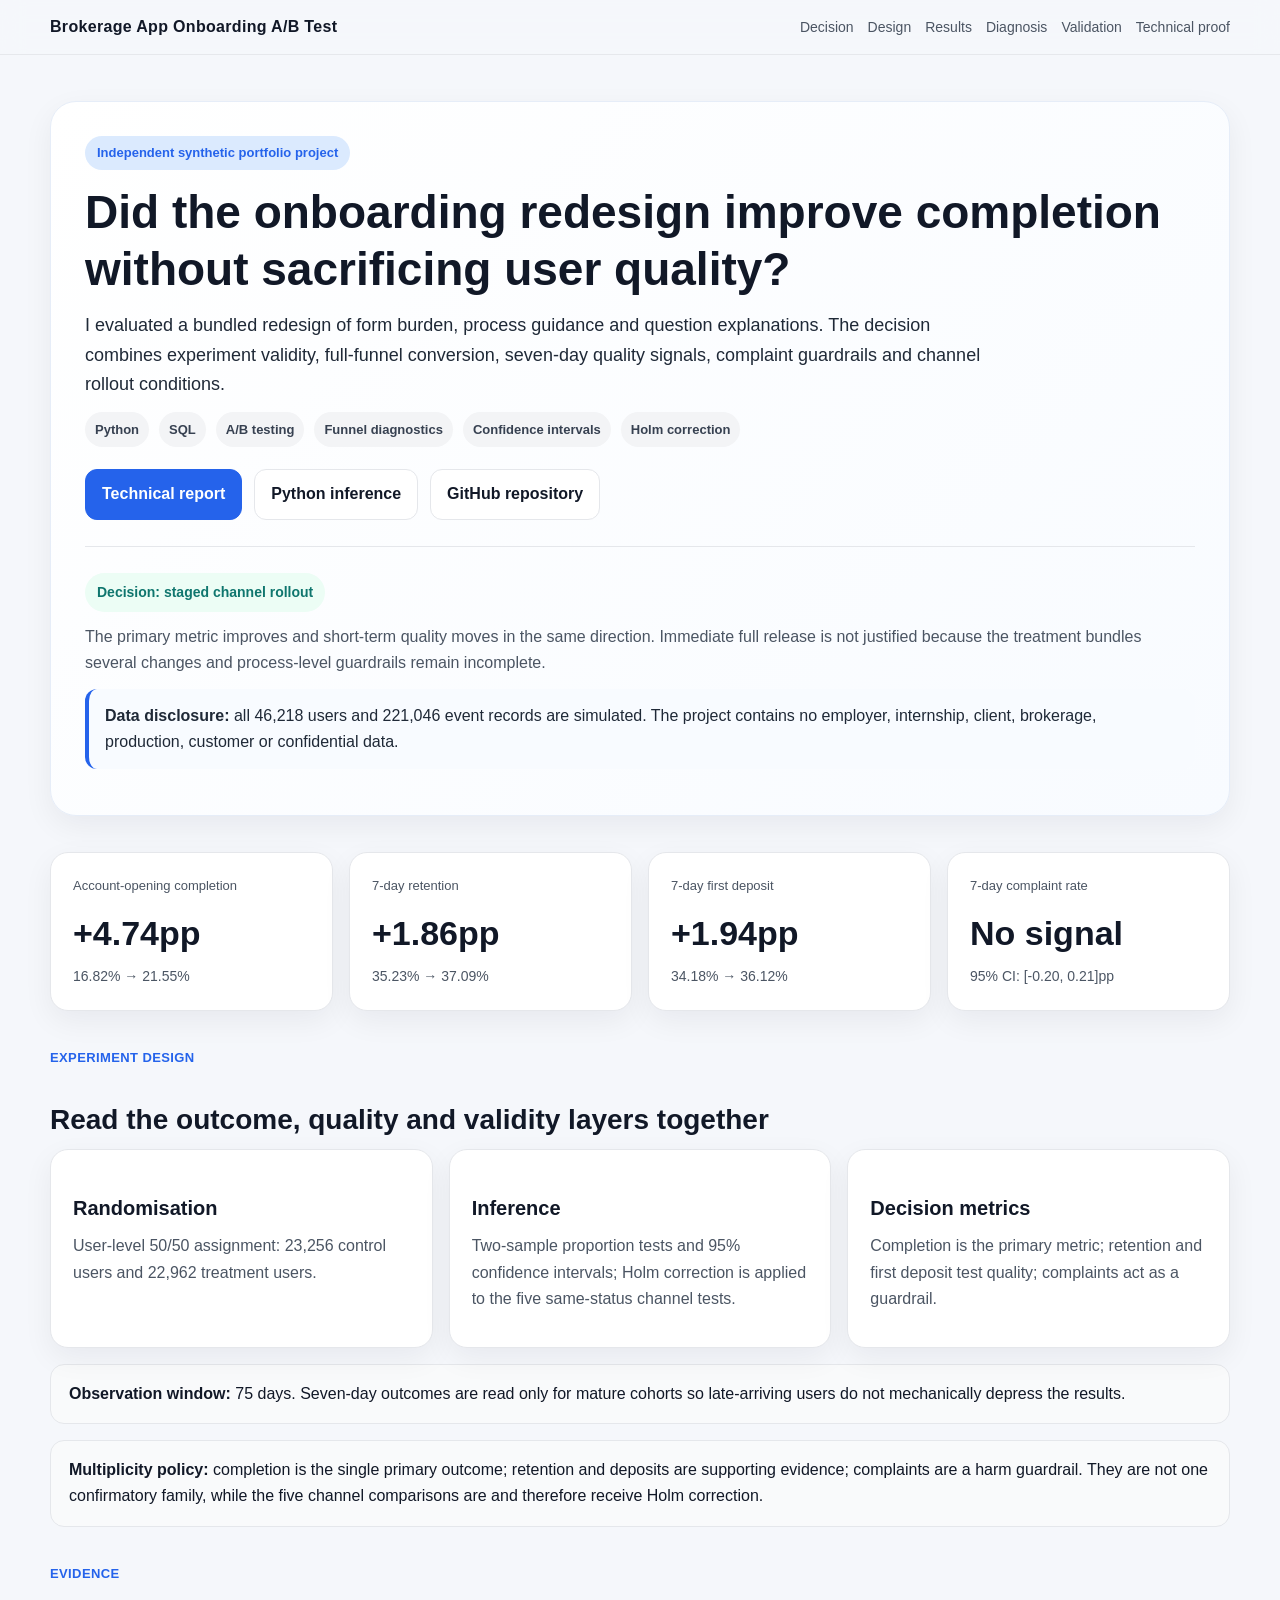
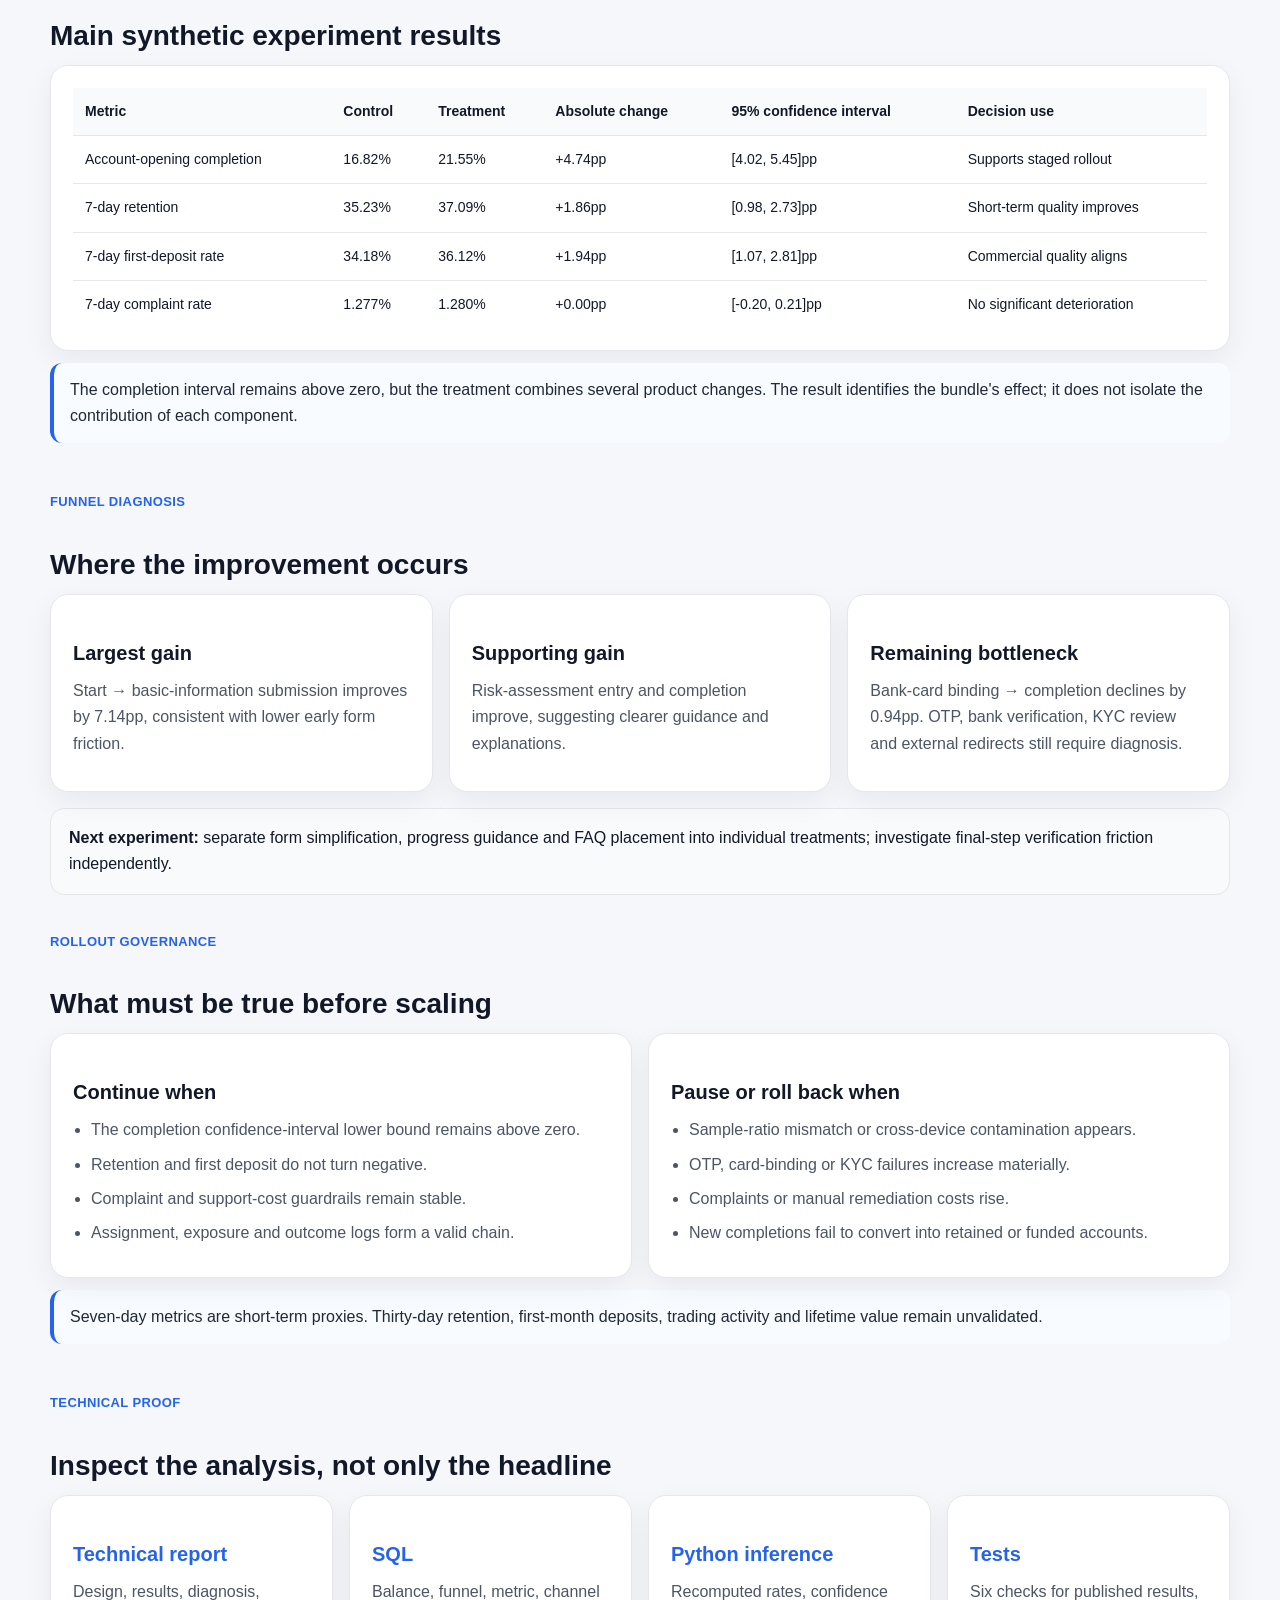
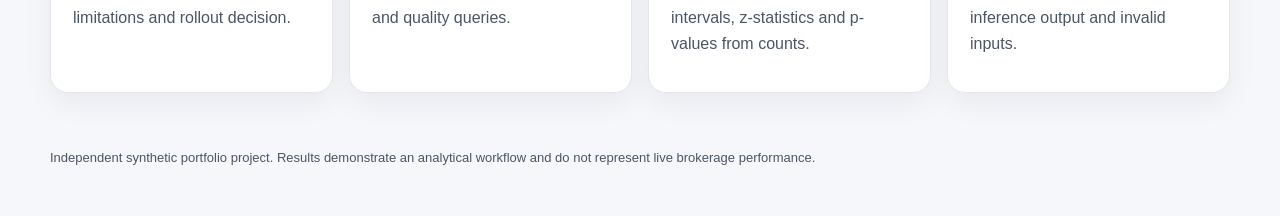
<file: index.html>
<!doctype html>
<html lang="en">
<head>
  <meta charset="utf-8">
  <meta name="viewport" content="width=device-width, initial-scale=1">
  <title>Brokerage App Onboarding A/B Test | Product Analytics Portfolio</title>
  <meta name="description" content="An independent synthetic A/B testing portfolio project covering experiment design, funnel diagnosis, confidence intervals, guardrails and staged rollout decisions.">
  <link rel="stylesheet" href="assets/site.css">
</head>
<body>
  <header class="topbar">
    <div class="container topbar-inner">
      <div class="brand">Brokerage App Onboarding A/B Test</div>
      <nav class="nav" aria-label="Project navigation">
        <a href="#decision">Decision</a>
        <a href="#design">Design</a>
        <a href="#results">Results</a>
        <a href="#diagnosis">Diagnosis</a>
        <a href="#validation">Validation</a>
        <a href="#technical">Technical proof</a>
      </nav>
    </div>
  </header>

  <main>
    <section class="hero" id="decision">
      <div class="container">
        <div class="hero-card">
          <span class="eyebrow">Independent synthetic portfolio project</span>
          <h1>Did the onboarding redesign improve completion without sacrificing user quality?</h1>
          <p class="lead">
            I evaluated a bundled redesign of form burden, process guidance and question
            explanations. The decision combines experiment validity, full-funnel conversion,
            seven-day quality signals, complaint guardrails and channel rollout conditions.
          </p>
          <div class="tag-row">
            <span class="tag">Python</span>
            <span class="tag">SQL</span>
            <span class="tag">A/B testing</span>
            <span class="tag">Funnel diagnostics</span>
            <span class="tag">Confidence intervals</span>
            <span class="tag">Holm correction</span>
          </div>
          <div class="hero-actions">
            <a class="button primary" href="https://github.com/QILU-622/brokerage-onboarding-abtest/blob/main/TECHNICAL_REPORT.md">Technical report</a>
            <a class="button" href="https://github.com/QILU-622/brokerage-onboarding-abtest/blob/main/analysis.py">Python inference</a>
            <a class="button" href="https://github.com/QILU-622/brokerage-onboarding-abtest">GitHub repository</a>
          </div>
          <hr class="sep">
          <span class="status good">Decision: staged channel rollout</span>
          <p style="margin-top:12px">
            The primary metric improves and short-term quality moves in the same direction.
            Immediate full release is not justified because the treatment bundles several
            changes and process-level guardrails remain incomplete.
          </p>
          <div class="callout">
            <strong>Data disclosure:</strong> all 46,218 users and 221,046 event records are simulated.
            The project contains no employer, internship, client, brokerage, production,
            customer or confidential data.
          </div>
        </div>
      </div>
    </section>

    <section class="section">
      <div class="container grid-4">
        <div class="card metric-card"><div class="label">Account-opening completion</div><div class="value">+4.74pp</div><div class="sub">16.82% → 21.55%</div></div>
        <div class="card metric-card"><div class="label">7-day retention</div><div class="value">+1.86pp</div><div class="sub">35.23% → 37.09%</div></div>
        <div class="card metric-card"><div class="label">7-day first deposit</div><div class="value">+1.94pp</div><div class="sub">34.18% → 36.12%</div></div>
        <div class="card metric-card"><div class="label">7-day complaint rate</div><div class="value">No signal</div><div class="sub">95% CI: [-0.20, 0.21]pp</div></div>
      </div>
    </section>

    <section class="section" id="design">
      <div class="container">
        <div class="kicker">Experiment design</div>
        <h2>Read the outcome, quality and validity layers together</h2>
        <div class="grid-3">
          <article class="card">
            <h3>Randomisation</h3>
            <p>User-level 50/50 assignment: 23,256 control users and 22,962 treatment users.</p>
          </article>
          <article class="card">
            <h3>Inference</h3>
            <p>Two-sample proportion tests and 95% confidence intervals; Holm correction is applied to the five same-status channel tests.</p>
          </article>
          <article class="card">
            <h3>Decision metrics</h3>
            <p>Completion is the primary metric; retention and first deposit test quality; complaints act as a guardrail.</p>
          </article>
        </div>
        <div class="note-box" style="margin-top:16px">
          <strong>Observation window:</strong> 75 days. Seven-day outcomes are read only for mature cohorts so late-arriving users do not mechanically depress the results.
        </div>
        <div class="note-box" style="margin-top:16px">
          <strong>Multiplicity policy:</strong> completion is the single primary outcome; retention and deposits are supporting evidence; complaints are a harm guardrail. They are not one confirmatory family, while the five channel comparisons are and therefore receive Holm correction.
        </div>
      </div>
    </section>

    <section class="section" id="results">
      <div class="container">
        <div class="kicker">Evidence</div>
        <h2>Main synthetic experiment results</h2>
        <div class="card table-wrap">
          <table>
            <thead><tr><th>Metric</th><th>Control</th><th>Treatment</th><th>Absolute change</th><th>95% confidence interval</th><th>Decision use</th></tr></thead>
            <tbody>
              <tr><td>Account-opening completion</td><td>16.82%</td><td>21.55%</td><td>+4.74pp</td><td>[4.02, 5.45]pp</td><td>Supports staged rollout</td></tr>
              <tr><td>7-day retention</td><td>35.23%</td><td>37.09%</td><td>+1.86pp</td><td>[0.98, 2.73]pp</td><td>Short-term quality improves</td></tr>
              <tr><td>7-day first-deposit rate</td><td>34.18%</td><td>36.12%</td><td>+1.94pp</td><td>[1.07, 2.81]pp</td><td>Commercial quality aligns</td></tr>
              <tr><td>7-day complaint rate</td><td>1.277%</td><td>1.280%</td><td>+0.00pp</td><td>[-0.20, 0.21]pp</td><td>No significant deterioration</td></tr>
            </tbody>
          </table>
        </div>
        <div class="callout">
          The completion interval remains above zero, but the treatment combines several product changes.
          The result identifies the bundle's effect; it does not isolate the contribution of each component.
        </div>
      </div>
    </section>

    <section class="section" id="diagnosis">
      <div class="container">
        <div class="kicker">Funnel diagnosis</div>
        <h2>Where the improvement occurs</h2>
        <div class="grid-3">
          <article class="card">
            <h3>Largest gain</h3>
            <p>Start → basic-information submission improves by 7.14pp, consistent with lower early form friction.</p>
          </article>
          <article class="card">
            <h3>Supporting gain</h3>
            <p>Risk-assessment entry and completion improve, suggesting clearer guidance and explanations.</p>
          </article>
          <article class="card">
            <h3>Remaining bottleneck</h3>
            <p>Bank-card binding → completion declines by 0.94pp. OTP, bank verification, KYC review and external redirects still require diagnosis.</p>
          </article>
        </div>
        <div class="note-box" style="margin-top:16px">
          <strong>Next experiment:</strong> separate form simplification, progress guidance and FAQ placement into individual treatments; investigate final-step verification friction independently.
        </div>
      </div>
    </section>

    <section class="section" id="validation">
      <div class="container">
        <div class="kicker">Rollout governance</div>
        <h2>What must be true before scaling</h2>
        <div class="grid-2">
          <article class="card">
            <h3>Continue when</h3>
            <ul class="list-clean">
              <li>The completion confidence-interval lower bound remains above zero.</li>
              <li>Retention and first deposit do not turn negative.</li>
              <li>Complaint and support-cost guardrails remain stable.</li>
              <li>Assignment, exposure and outcome logs form a valid chain.</li>
            </ul>
          </article>
          <article class="card">
            <h3>Pause or roll back when</h3>
            <ul class="list-clean">
              <li>Sample-ratio mismatch or cross-device contamination appears.</li>
              <li>OTP, card-binding or KYC failures increase materially.</li>
              <li>Complaints or manual remediation costs rise.</li>
              <li>New completions fail to convert into retained or funded accounts.</li>
            </ul>
          </article>
        </div>
        <div class="callout">
          Seven-day metrics are short-term proxies. Thirty-day retention, first-month deposits,
          trading activity and lifetime value remain unvalidated.
        </div>
      </div>
    </section>

    <section class="section" id="technical">
      <div class="container">
        <div class="kicker">Technical proof</div>
        <h2>Inspect the analysis, not only the headline</h2>
        <div class="grid-4">
          <a class="card" href="https://github.com/QILU-622/brokerage-onboarding-abtest/blob/main/TECHNICAL_REPORT.md"><h3>Technical report</h3><p>Design, results, diagnosis, limitations and rollout decision.</p></a>
          <a class="card" href="https://github.com/QILU-622/brokerage-onboarding-abtest/tree/main/sql"><h3>SQL</h3><p>Balance, funnel, metric, channel and quality queries.</p></a>
          <a class="card" href="https://github.com/QILU-622/brokerage-onboarding-abtest/blob/main/analysis.py"><h3>Python inference</h3><p>Recomputed rates, confidence intervals, z-statistics and p-values from counts.</p></a>
          <a class="card" href="https://github.com/QILU-622/brokerage-onboarding-abtest/tree/main/tests"><h3>Tests</h3><p>Six checks for published results, inference output and invalid inputs.</p></a>
        </div>
      </div>
    </section>
  </main>

  <footer class="footer">
    <div class="container">
      Independent synthetic portfolio project. Results demonstrate an analytical workflow and do not represent live brokerage performance.
    </div>
  </footer>
</body>
</html>
</file>
<file: assets/site.css>
:root {
  --bg: #f5f7fb;
  --card: #ffffff;
  --ink: #111827;
  --muted: #4b5563;
  --line: #e5e7eb;
  --accent: #2563eb;
  --accent-soft: #dbeafe;
  --good: #0f766e;
  --warn: #b45309;
  --bad: #b91c1c;
  --shadow: 0 10px 30px rgba(15, 23, 42, 0.06);
  --radius: 18px;
  --max: 1180px;
}
* { box-sizing: border-box; }
html { scroll-behavior: smooth; }
body {
  margin: 0;
  font-family: -apple-system, BlinkMacSystemFont, "Segoe UI", Roboto, "PingFang SC", "Hiragino Sans GB", "Microsoft YaHei", sans-serif;
  background: var(--bg);
  color: var(--ink);
  line-height: 1.65;
}
a { color: var(--accent); text-decoration: none; }
a:hover { text-decoration: underline; }
.container { width: min(var(--max), calc(100% - 32px)); margin: 0 auto; }
.topbar {
  position: sticky; top: 0; z-index: 20;
  backdrop-filter: blur(12px);
  background: rgba(245, 247, 251, 0.88);
  border-bottom: 1px solid rgba(229, 231, 235, 0.9);
}
.topbar-inner {
  display: flex; justify-content: space-between; align-items: center;
  gap: 16px; padding: 14px 0;
}
.brand { font-weight: 800; letter-spacing: 0.02em; }
.nav { display: flex; gap: 14px; flex-wrap: wrap; }
.nav a { color: var(--muted); font-size: 14px; }
.hero {
  padding: 46px 0 26px;
}
.hero-card {
  background: linear-gradient(135deg, #ffffff 0%, #f8fbff 100%);
  border: 1px solid #e6edf8;
  border-radius: 26px;
  box-shadow: var(--shadow);
  padding: 34px;
}
.eyebrow {
  display: inline-flex; align-items: center; gap: 8px;
  padding: 6px 12px; border-radius: 999px; background: var(--accent-soft);
  color: var(--accent); font-size: 13px; font-weight: 700;
}
h1, h2, h3, h4 { line-height: 1.25; margin: 0 0 12px; }
h1 { font-size: clamp(30px, 4vw, 46px); margin-top: 14px; }
h2 { font-size: 28px; margin-top: 34px; }
h3 { font-size: 20px; margin-top: 24px; }
h4 { font-size: 16px; margin-top: 16px; }
p { margin: 0 0 12px; color: var(--muted); }
.lead { font-size: 18px; color: #1f2937; max-width: 920px; }
.hero-actions { display: flex; gap: 12px; flex-wrap: wrap; margin-top: 22px; }
.button {
  display: inline-flex; align-items: center; justify-content: center;
  padding: 11px 16px; border-radius: 12px; border: 1px solid var(--line);
  background: white; color: var(--ink); font-weight: 700;
}
.button.primary { background: var(--accent); color: white; border-color: var(--accent); }
.grid-4, .grid-3, .grid-2 { display: grid; gap: 16px; }
.grid-4 { grid-template-columns: repeat(4, minmax(0, 1fr)); }
.grid-3 { grid-template-columns: repeat(3, minmax(0, 1fr)); }
.grid-2 { grid-template-columns: repeat(2, minmax(0, 1fr)); }
.card {
  background: var(--card); border: 1px solid var(--line); border-radius: var(--radius);
  box-shadow: var(--shadow); padding: 22px;
}
.metric-card .label { font-size: 13px; color: var(--muted); margin-bottom: 8px; }
.metric-card .value { font-size: clamp(24px, 3vw, 34px); font-weight: 800; margin-bottom: 4px; }
.metric-card .sub { font-size: 14px; color: var(--muted); }
.kicker { color: var(--accent); font-weight: 800; letter-spacing: 0.03em; font-size: 13px; text-transform: uppercase; }
.section { padding: 10px 0 26px; }
.list-clean { margin: 0; padding-left: 18px; }
.list-clean li { margin-bottom: 8px; color: var(--muted); }
.callout {
  border-left: 4px solid var(--accent); padding: 14px 16px; background: #f8fbff;
  border-radius: 12px; color: #1f2937; margin: 12px 0;
}
.status {
  display: inline-flex; align-items: center; gap: 8px;
  padding: 8px 12px; border-radius: 999px; font-weight: 700; font-size: 14px;
}
.status.good { background: #ecfdf5; color: var(--good); }
.status.warn { background: #fff7ed; color: var(--warn); }
.status.bad { background: #fef2f2; color: var(--bad); }
.table-wrap { overflow-x: auto; }
table {
  width: 100%; border-collapse: collapse; background: white;
}
th, td {
  border-bottom: 1px solid var(--line);
  padding: 12px 12px; text-align: left; vertical-align: top;
  font-size: 14px;
}
th { background: #f9fafb; color: #111827; font-weight: 800; }
tr:last-child td { border-bottom: none; }
.small { font-size: 13px; color: var(--muted); }
.mono { font-family: ui-monospace, SFMono-Regular, Menlo, Consolas, monospace; }
.bars { display: grid; gap: 12px; margin-top: 14px; }
.bar-row { display: grid; grid-template-columns: 240px 1fr 84px; gap: 14px; align-items: center; }
.bar-label { font-size: 14px; color: #111827; }
.bar-track {
  height: 12px; background: #e5e7eb; border-radius: 999px; overflow: hidden;
}
.bar-fill { height: 100%; background: linear-gradient(90deg, #2563eb, #60a5fa); border-radius: 999px; }
.bar-value { font-size: 14px; color: #111827; font-weight: 700; text-align: right; }
.footer { padding: 28px 0 48px; color: var(--muted); font-size: 13px; }
.tag-row { display: flex; gap: 10px; flex-wrap: wrap; margin-top: 10px; }
.tag {
  padding: 7px 10px; border-radius: 999px; background: #f3f4f6; color: #374151; font-size: 13px; font-weight: 700;
}
hr.sep { border: 0; border-top: 1px solid var(--line); margin: 26px 0; }
.note-box {
  padding: 16px 18px; background: #f9fafb; border: 1px solid var(--line); border-radius: 14px;
}
@media (max-width: 960px) {
  .grid-4, .grid-3 { grid-template-columns: repeat(2, minmax(0, 1fr)); }
  .grid-2 { grid-template-columns: 1fr; }
  .bar-row { grid-template-columns: 1fr; gap: 6px; }
}
@media (max-width: 640px) {
  .hero-card { padding: 24px; }
  .grid-4, .grid-3, .grid-2 { grid-template-columns: 1fr; }
  .topbar-inner { align-items: flex-start; flex-direction: column; }
}
</file>
